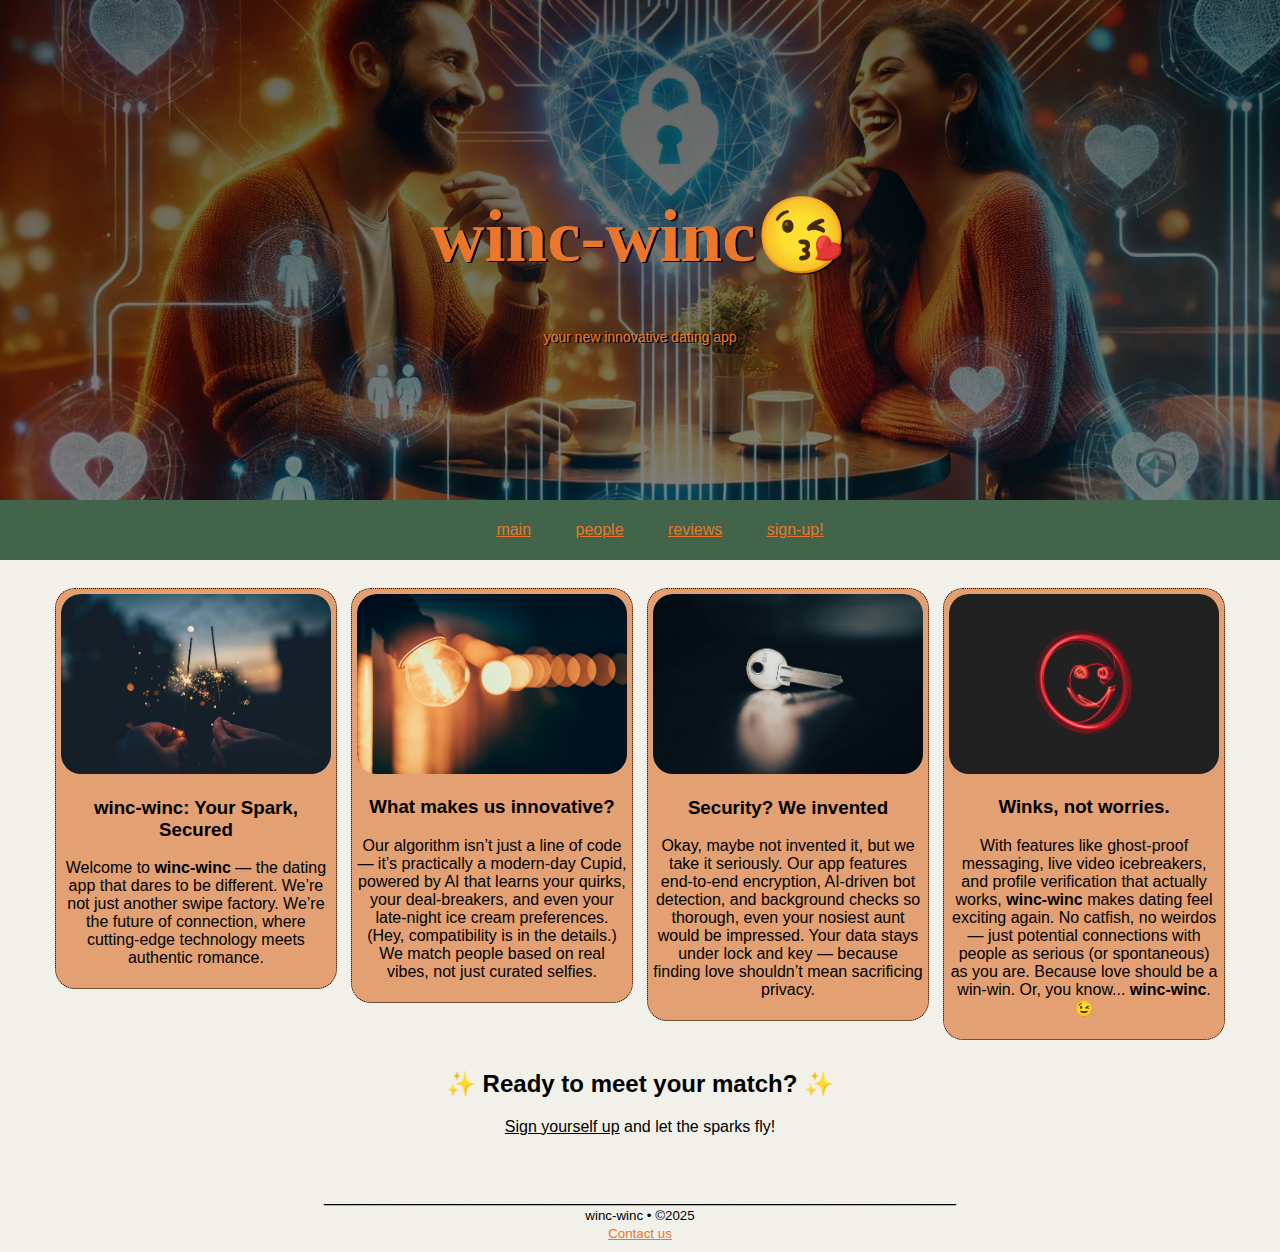
<file: index.html>
<!DOCTYPE html>
<html lang="en">
  <head>
    <meta charset="UTF-8" />
    <meta name="viewport" content="width=device-width, initial-scale=1.0" />
    <title>winc-winc 😘 main</title>
    <link rel="stylesheet" href="style.css" />
    <script src="mockData.js" defer></script>
    <script src="index.js" defer></script>
  </head>
  <body>
    <header>
      <h1>winc-winc😘</h1>
      <p>your new innovative dating app</p>
    </header>
    <nav>
      <ul>
        <li><a class="navlink" href="/index.html">main</a></li>
        <li><a class="navlink" href="/people.html">people</a></li>
        <li><a class="navlink" href="/reviews.html">reviews</a></li>
        <li>
          <a class="navlink" href="/signup.html">sign-up!</a>
        </li>
      </ul>
    </nav>

    <br />
    <main>
      <a href="signup.html"
        ><article>
          <img src="/images/spark.jpg" alt="article image" />
          <h3>winc-winc: Your Spark, Secured</h3>
          <p>
            Welcome to <strong>winc-winc</strong> — the dating app that dares to
            be different. We’re not just another swipe factory. We’re the future
            of connection, where cutting-edge technology meets authentic
            romance.
          </p>
        </article></a
      >

      <a href="signup.html"
        ><article>
          <img src="/images/innovation.jpg" alt="article image" />
          <h3>What makes us innovative?</h3>
          <p>
            Our algorithm isn’t just a line of code — it’s practically a
            modern-day Cupid, powered by AI that learns your quirks, your
            deal-breakers, and even your late-night ice cream preferences. (Hey,
            compatibility is in the details.) We match people based on real
            vibes, not just curated selfies.
          </p>
        </article></a
      >

      <a href="signup.html"
        ><article>
          <img src="/images/security.jpg" alt="article image" />
          <h3>Security? We invented</h3>
          <p>
            Okay, maybe not invented it, but we take it seriously. Our app
            features end-to-end encryption, AI-driven bot detection, and
            background checks so thorough, even your nosiest aunt would be
            impressed. Your data stays under lock and key — because finding love
            shouldn’t mean sacrificing privacy.
          </p>
        </article></a
      >

      <a href="/signup.html"
        ><article>
          <img src="/images/wink.jpg" alt="article image" />
          <h3>Winks, not worries.</h3>
          <p>
            With features like ghost-proof messaging, live video icebreakers,
            and profile verification that actually works,
            <strong>winc-winc</strong> makes dating feel exciting again. No
            catfish, no weirdos — just potential connections with people as
            serious (or spontaneous) as you are. Because love should be a
            win-win. Or, you know... <strong>winc-winc</strong>. 😉
          </p>
        </article></a
      >

      <h2>✨ Ready to meet your match? ✨</h2>
      <p><a href="/signup.html">Sign yourself up</a> and let the sparks fly!</p>
    </main>
    <br />
    <br />
    <footer>
      _______________________________________________________________________
      <br />
      <small>winc-winc • ©2025</small><br /><small
        ><a href="email:hello@wincwinc.com">Contact us</a></small
      >
    </footer>
  </body>
</html>
</file>
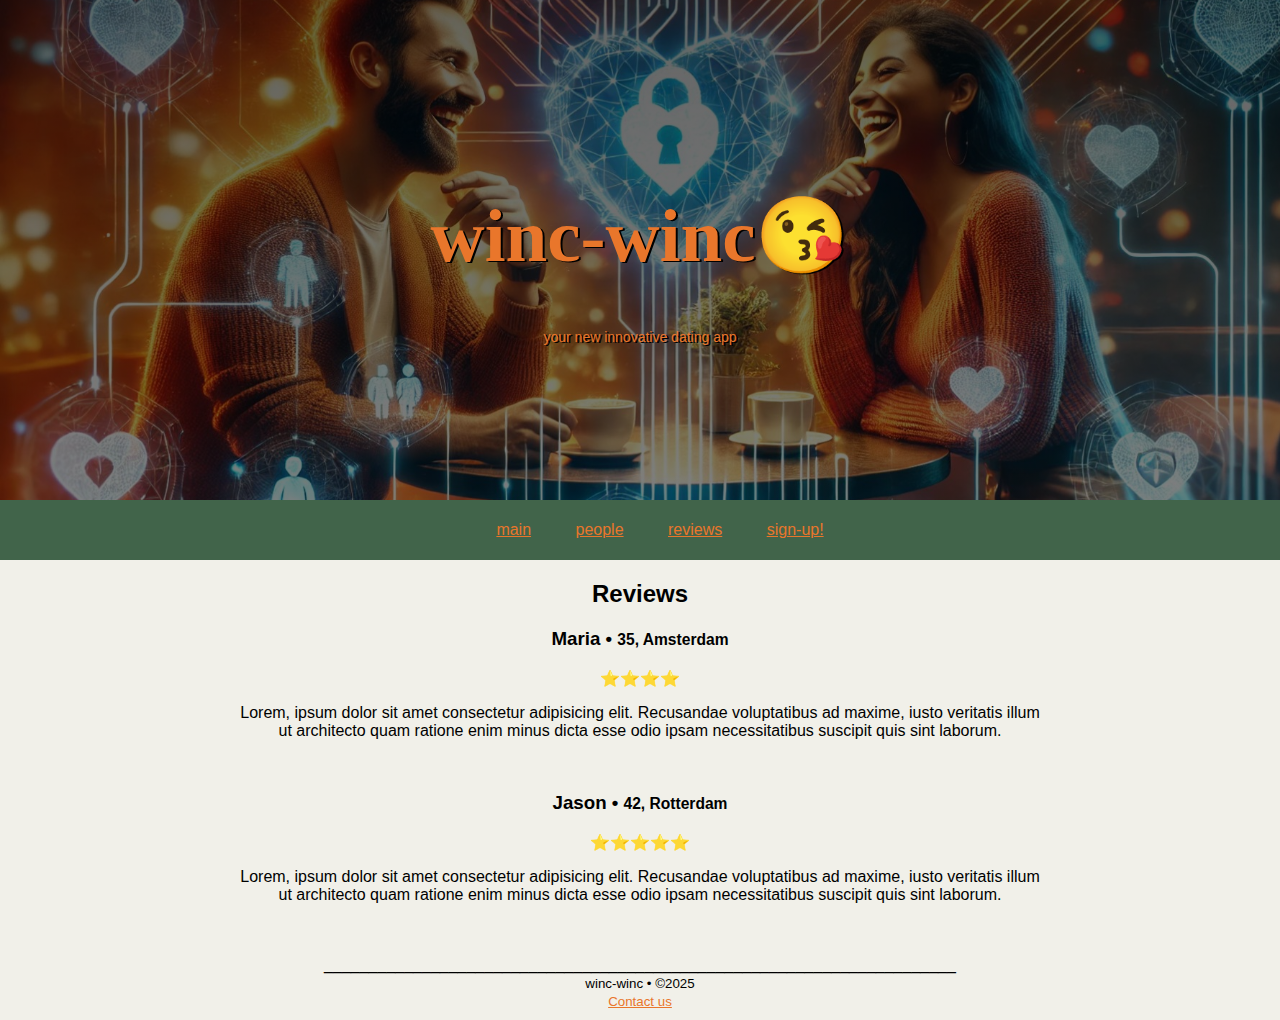
<file: reviews.html>
<!DOCTYPE html>
<html lang="en">
  <head>
    <meta charset="UTF-8" />
    <meta name="viewport" content="width=device-width, initial-scale=1.0" />
    <title>winc-winc 😘 reviews</title>
    <link rel="stylesheet" href="style.css" />
    <script src="mockData.js" defer></script>
    <script src="index.js" defer></script>
  </head>
  <body>
    <header>
      <h1>winc-winc😘</h1>
      <p>your new innovative dating app</p>
    </header>
    <nav>
      <ul>
        <li><a href="/index.html">main</a></li>
        <li><a href="/people.html">people</a></li>
        <li><a href="/reviews.html">reviews</a></li>
        <li>
          <a href="/signup.html">sign-up!</a>
        </li>
      </ul>
    </nav>
    <main>
      <h2>Reviews</h2>
      <section class="reviews">
        <h3>Maria • <small>35, Amsterdam</small></h3>
        <p>⭐⭐⭐⭐</p>
        <p>
          Lorem, ipsum dolor sit amet consectetur adipisicing elit. Recusandae
          voluptatibus ad maxime, iusto veritatis illum ut architecto quam
          ratione enim minus dicta esse odio ipsam necessitatibus suscipit quis
          sint laborum.
        </p>
      </section>
      <br />
      <section class="reviews">
        <h3>Jason • <small>42, Rotterdam</small></h3>
        <p>⭐⭐⭐⭐⭐</p>
        <p>
          Lorem, ipsum dolor sit amet consectetur adipisicing elit. Recusandae
          voluptatibus ad maxime, iusto veritatis illum ut architecto quam
          ratione enim minus dicta esse odio ipsam necessitatibus suscipit quis
          sint laborum.
        </p>
      </section>
    </main>
    <br />
    <br />
    <footer>
      _______________________________________________________________________
      <br />
      <small>winc-winc • ©2025</small><br /><small
        ><a href="email:hello@wincwinc.com">Contact us</a></small
      >
    </footer>
  </body>
</html>
</file>
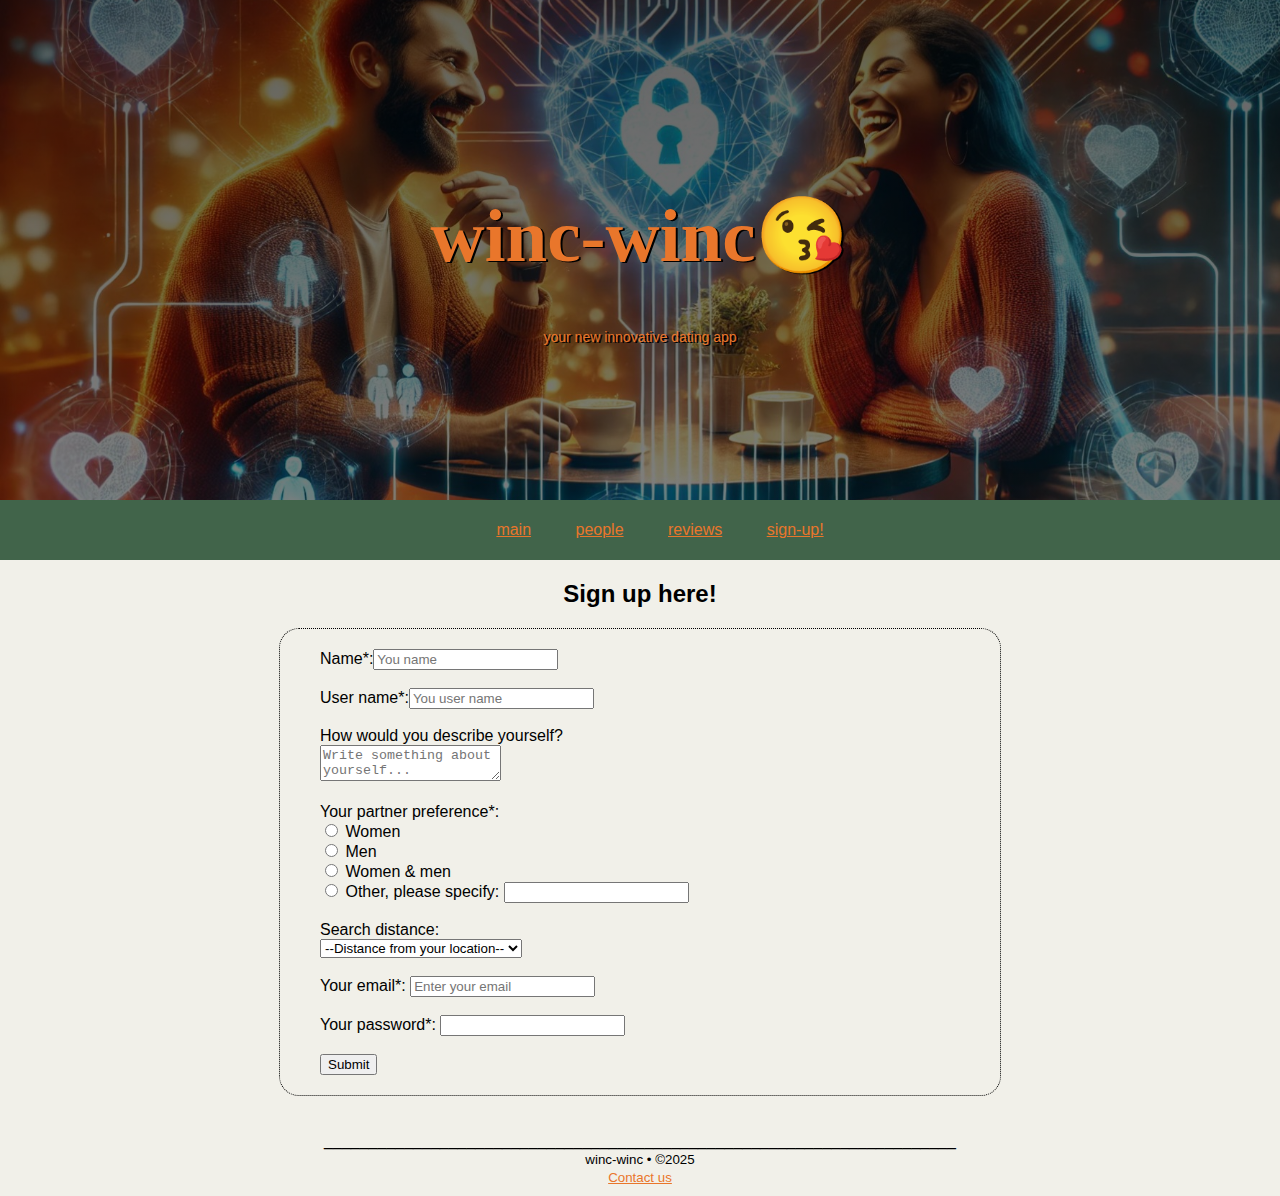
<file: signup.html>
<!DOCTYPE html>
<html lang="en">
  <head>
    <meta charset="UTF-8" />
    <meta name="viewport" content="width=device-width, initial-scale=1.0" />
    <title>winc-winc 😘 sign-up</title>
    <link rel="stylesheet" href="style.css" />
    <script src="mockData.js" defer></script>
    <script src="index.js" defer></script>
  </head>
  <body>
    <header>
      <h1>winc-winc😘</h1>
      <p>your new innovative dating app</p>
    </header>
    <nav>
      <ul>
        <li><a href="/index.html">main</a></li>
        <li><a href="/people.html">people</a></li>
        <li><a href="/reviews.html">reviews</a></li>
        <li>
          <a href="/signup.html">sign-up!</a>
        </li>
      </ul>
    </nav>
    <main>
      <h2>Sign up here!</h2>
      <div class="form-container">
        <form action="signup">
          <label for="realname">Name*:</label
          ><input type="text" id="realname" placeholder="You name" required />
          <br />
          <br />
          <label for="username">User name*:</label
          ><input
            type="text"
            id="username"
            placeholder="You user name"
            required
          />
          <br />
          <br />
          <label for="description">How would you describe yourself?</label>
          <br />
          <textarea
            name="description"
            id="description"
            placeholder="Write something about yourself..."
          ></textarea>
          <br />
          <br />
          <label for="preference">Your partner preference*:</label>
          <br />
          <input type="radio" id="women" name="gender" value="women" />
          <label for="women">Women</label>
          <br />
          <input type="radio" id="men" name="gender" value="men" />
          <label for="man">Men</label>
          <br />
          <input type="radio" id="womenmen" name="gender" value="womenmen" />
          <label for="womenmen">Women & men</label>
          <br />

          <input type="radio" id="other" name="gender" value="other" />
          <label for="other">Other, please specify:</label>
          <input type="text" name="" id="" />
          <br />
          <br />
          <label for="distance">Search distance:</label>
          <br />
          <select name="distance" id="distance">
            <option value="">--Distance from your location--</option>
            <option value="5km">5km</option>
            <option value="10km">10km</option>
            <option value="20km">20km</option>
            <option value="30km">30km</option>
            <option value="40km">40km</option>
            <option value="50km">50km</option>
            <option value="50kmmore">50km+</option>
          </select>
          <br />
          <br />
          <label for="email">Your email*:</label>
          <input type="email" placeholder="Enter your email" required />
          <br />
          <br />
          <label for="password">Your password*:</label>
          <input type="password" name="password" id="password" />
          <br />
          <br />

          <input type="submit" name="submit" id="submit" value="Submit" />
        </form>
      </div>
    </main>
    <br />
    <br />
    <footer>
      _______________________________________________________________________
      <br />
      <small>winc-winc • ©2025</small><br /><small
        ><a href="email:hello@wincwinc.com">Contact us</a></small
      >
    </footer>
  </body>
</html>
</file>
<file: style.css>
body {
    background-color: #F1F0E9;
    text-align: center;
    font-family:Verdana, Geneva, Tahoma, sans-serif;
    margin: 0;
}

header {
    background-image: linear-gradient(
      rgba(0, 0, 0, 0.6),
      rgba(0, 0, 0, 0.5)
    ),
    url(/images/winc-banner.jpg);

  background-repeat: no-repeat;
  background-size: cover;
  background-position: center;
color: #E9762B;
height: 500px;
align-content: center;
    
}

header h1 {
    color: #E9762B;
    text-shadow: 2px 1px black;
    font-size: 75px;
    font-family:Cambria, Cochin, Georgia, Times, 'Times New Roman', serif;
    
    
}

header p {
    
    font-size: 14px;
    text-shadow: 2px 1px black;
}

nav {
background-color: #41644A;
margin: 0;
padding: 5px;
}

nav li, a {
    color: #E9762B;
    
    display: inline;
    margin: 10px;
}

article {
display:inline-block;
margin: 10px 5px;
border: dotted black 1px;
border-radius: 20px;
box-sizing:border-box;
width: 22%;
vertical-align: top;
height: 100%;
padding: 5px;
background-color:#e2a073;
}

article img {
    border-radius: 20px;
    max-width: 100%;
    
}

main a {
    margin: 0;
    color: black;
}

footer {
    margin-bottom: 10px;
}

.banner {
    width: 100%;
}

.form-container {
    border: dotted black 1px;
    border-radius: 20px;
    display: block;
    margin: 0 auto;
    max-width: 50%;
    text-align: left;
    padding: 20px 40px;
    
    
}

.reviews {
    max-width: 800px;
    display: block;
    margin: 0 auto;
}
</file>
